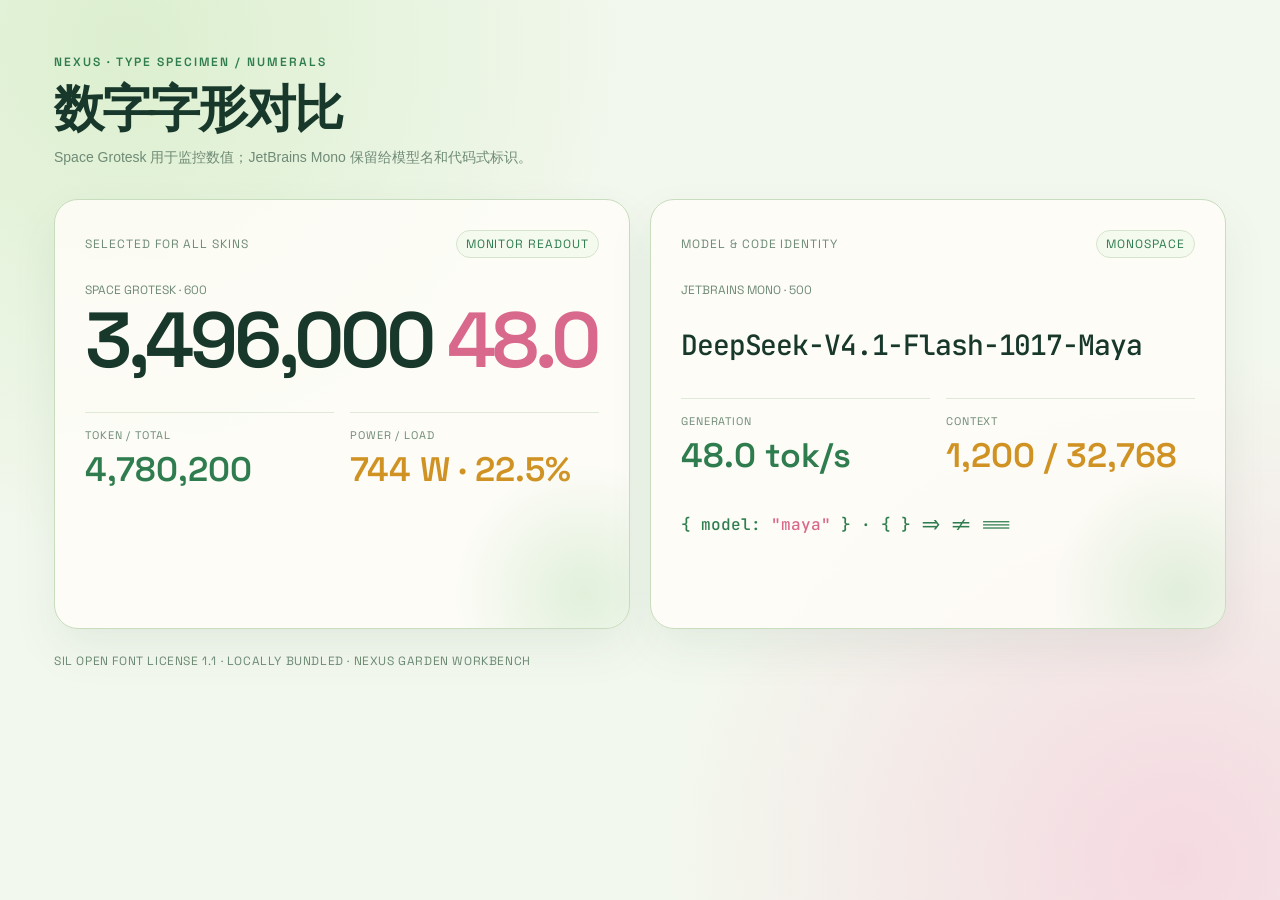
<file: EXAMPLES/typography-specimen.html>
<!doctype html>
<html lang="zh-CN">
<head>
  <meta charset="utf-8"><meta name="viewport" content="width=device-width,initial-scale=1">
  <title>NEXUS · Numerals Specimen</title>
  <link rel="stylesheet" href="../fonts.css">
  <style>
    :root{color-scheme:light;--ink:#17382a;--muted:#6f8b76;--line:#c8ddbd;--paper:#f3f8ee;--leaf:#2f7d4f;--pink:#d8688c;--gold:#cf9223}
    *{box-sizing:border-box}body{margin:0;min-height:100vh;padding:54px;color:var(--ink);font:16px 'Microsoft YaHei UI',sans-serif;background:radial-gradient(circle at 10% 5%,#dcefcf,transparent 36%),radial-gradient(circle at 92% 96%,#f5d9e1,transparent 35%),var(--paper)}
    .shell{max-width:1500px;margin:auto}.eyebrow{margin:0 0 12px;color:var(--leaf);font:600 12px 'Space Grotesk',sans-serif;letter-spacing:.16em}.title{margin:0;font:700 50px/1.1 'Microsoft YaHei UI',sans-serif;letter-spacing:-.04em}.sub{margin:12px 0 32px;color:var(--muted);font-size:14px}.grid{display:grid;grid-template-columns:1fr 1fr;gap:20px}.sample{position:relative;min-height:430px;padding:30px;overflow:hidden;border:1px solid var(--line);border-radius:24px;background:#fffdf9dd;box-shadow:0 20px 45px #275b3a14}.sample::after{content:'';position:absolute;right:-90px;bottom:-100px;width:270px;height:270px;border-radius:50%;background:radial-gradient(circle,#a9d8a455,transparent 68%)}.label{display:flex;justify-content:space-between;align-items:center;color:var(--muted);font:12px 'Space Grotesk',sans-serif;letter-spacing:.08em}.badge{padding:5px 9px;border:1px solid #d5e4cc;border-radius:99px;color:var(--leaf);background:#f5faef}.family{margin:24px 0 4px;color:var(--muted);font:12px 'Space Grotesk',sans-serif}.display{margin:0;color:var(--ink);font:600 78px/.98 'Space Grotesk',sans-serif;letter-spacing:-.055em}.display span{color:var(--pink)}.readout{display:grid;grid-template-columns:1fr 1fr;gap:16px;margin-top:34px}.readout div{padding-top:15px;border-top:1px solid #dfe9d8}.readout small,.code small{display:block;color:var(--muted);font:11px 'Space Grotesk',sans-serif;letter-spacing:.08em}.readout b{display:block;margin-top:6px;color:var(--leaf);font:600 34px 'Space Grotesk',sans-serif}.readout div:nth-child(2) b{color:var(--gold)}.mono{font:500 28px/1.35 'JetBrains Mono',monospace;letter-spacing:-.04em;overflow-wrap:anywhere}.code{margin-top:34px;color:var(--leaf);font:500 16px/1.8 'JetBrains Mono',monospace}.code span{color:var(--pink)}.foot{margin-top:24px;color:var(--muted);font:12px 'Space Grotesk',sans-serif;letter-spacing:.05em}
    @media(max-width:900px){body{padding:24px}.grid{grid-template-columns:1fr}.display{font-size:58px}.sample{min-height:0}}
  </style>
</head>
<body>
  <main class="shell">
    <p class="eyebrow">NEXUS · TYPE SPECIMEN / NUMERALS</p>
    <h1 class="title">数字字形对比</h1>
    <p class="sub">Space Grotesk 用于监控数值；JetBrains Mono 保留给模型名和代码式标识。</p>
    <section class="grid">
      <article class="sample">
        <div class="label"><span>SELECTED FOR ALL SKINS</span><span class="badge">MONITOR READOUT</span></div>
        <p class="family">SPACE GROTESK · 600</p>
        <p class="display">3,496,000 <span>48.0</span></p>
        <div class="readout">
          <div><small>TOKEN / TOTAL</small><b>4,780,200</b></div>
          <div><small>POWER / LOAD</small><b>744 W · 22.5%</b></div>
        </div>
      </article>
      <article class="sample">
        <div class="label"><span>MODEL &amp; CODE IDENTITY</span><span class="badge">MONOSPACE</span></div>
        <p class="family">JETBRAINS MONO · 500</p>
        <p class="mono">DeepSeek-V4.1-Flash-1017-Maya</p>
        <div class="readout">
          <div><small>GENERATION</small><b>48.0 tok/s</b></div>
          <div><small>CONTEXT</small><b>1,200 / 32,768</b></div>
        </div>
        <div class="code">{ model: <span>"maya"</span> } · { } =&gt; != ===</div>
      </article>
    </section>
    <p class="foot">SIL OPEN FONT LICENSE 1.1 · LOCALLY BUNDLED · NEXUS GARDEN WORKBENCH</p>
  </main>
</body>
</html>
</file>
<file: fonts.css>
/* Locally bundled, OFL-licensed display numerals. See assets/fonts/THIRD_PARTY_NOTICES.md. */
@font-face{font-family:'Nexus Han Sans';font-style:normal;font-display:swap;font-weight:250 900;src:url('assets/fonts/NexusHanSans-Subset.woff2') format('woff2')}
@font-face{font-family:'Nexus Han Serif';font-style:normal;font-display:swap;font-weight:250 900;src:url('assets/fonts/NexusHanSerif-Subset.woff2') format('woff2')}
@font-face{font-family:'Space Grotesk';font-style:normal;font-display:swap;font-weight:400;src:url('assets/fonts/SpaceGrotesk-Regular.woff2') format('woff2')}
@font-face{font-family:'Space Grotesk';font-style:normal;font-display:swap;font-weight:500;src:url('assets/fonts/SpaceGrotesk-Medium.woff2') format('woff2')}
@font-face{font-family:'Space Grotesk';font-style:normal;font-display:swap;font-weight:600;src:url('assets/fonts/SpaceGrotesk-SemiBold.woff2') format('woff2')}
@font-face{font-family:'Space Grotesk';font-style:normal;font-display:swap;font-weight:700;src:url('assets/fonts/SpaceGrotesk-Bold.woff2') format('woff2')}
@font-face{font-family:'JetBrains Mono';font-style:normal;font-display:swap;font-weight:400;src:url('assets/fonts/JetBrainsMono-Regular.woff2') format('woff2')}
@font-face{font-family:'JetBrains Mono';font-style:normal;font-display:swap;font-weight:500;src:url('assets/fonts/JetBrainsMono-Medium.woff2') format('woff2')}
@font-face{font-family:'JetBrains Mono';font-style:normal;font-display:swap;font-weight:700;src:url('assets/fonts/JetBrainsMono-Bold.woff2') format('woff2')}

:root{--numeric-display:'Space Grotesk','DM Mono','Cascadia Mono','SFMono-Regular',Consolas,monospace}

body.oz-theme{
  --sans:'Nexus Han Sans','Microsoft YaHei UI','Microsoft YaHei',sans-serif;
  --serif:'Nexus Han Serif','Songti SC','STSong','SimSun',serif;
  --mono:'JetBrains Mono','Cascadia Mono',Consolas,monospace;
  font-family:var(--sans);
}

/* Model identifiers remain monospaced; measurements use Space Grotesk below. */
#modelName{font-family:'JetBrains Mono','Cascadia Mono',Consolas,monospace!important;font-variant-ligatures:none}

/* Use the distinctive, square Space Grotesk figures only for measurements.
   Chinese labels retain each skin's normal body font. */
:is(
  #clock,#footerClock,#powerSummary,#totalPower,
  #cpuPct,#cpuLoadBig,#cpuClock,#cpuTemp,#cpuCores,#cpuThreads,
  #ramPct,#ramTitle,#ramUsed,#ramAvailable,
  #dailyRequests,#dailyInput,#dailyOutput,#dailyTotal,#gpuCount,
  #modelContext,#genSpeed,#promptSpeed,#genWindow,#promptWindow,
  #genAverage,#genPeak,#promptAverage,#promptPeak,
  #contextUsed,#contextTotal,#contextFoot,#taskProgress,#taskId,
  #inputTokens,#outputTokens,#totalTokens,
  #gpuGrid strong,
  .gpu-stats strong,.gpu-stats small,
  .welcome-side strong,.welcome-side b,
  .mast-readout strong,.mast-readout b,
  .big-stat strong,.memory-line strong,
  .daily-card strong,.metric>strong,.metric-panel>strong,
  .token-card strong,.token-stat strong,
  .card-top b,.panel-head b,.resource-head b,
  .details b,.spec-row b,.host-specs b,.model-details b,.model-specs b,
  .average-metric,.task-progress-row b,.task-state b,
  .event-item,.event-item time,.process-main,.process-stats,.process-foot
){font-family:var(--numeric-display)!important;font-variant-numeric:tabular-nums;font-feature-settings:'tnum' 1,'zero' 1;font-variant-ligatures:none}
</file>
